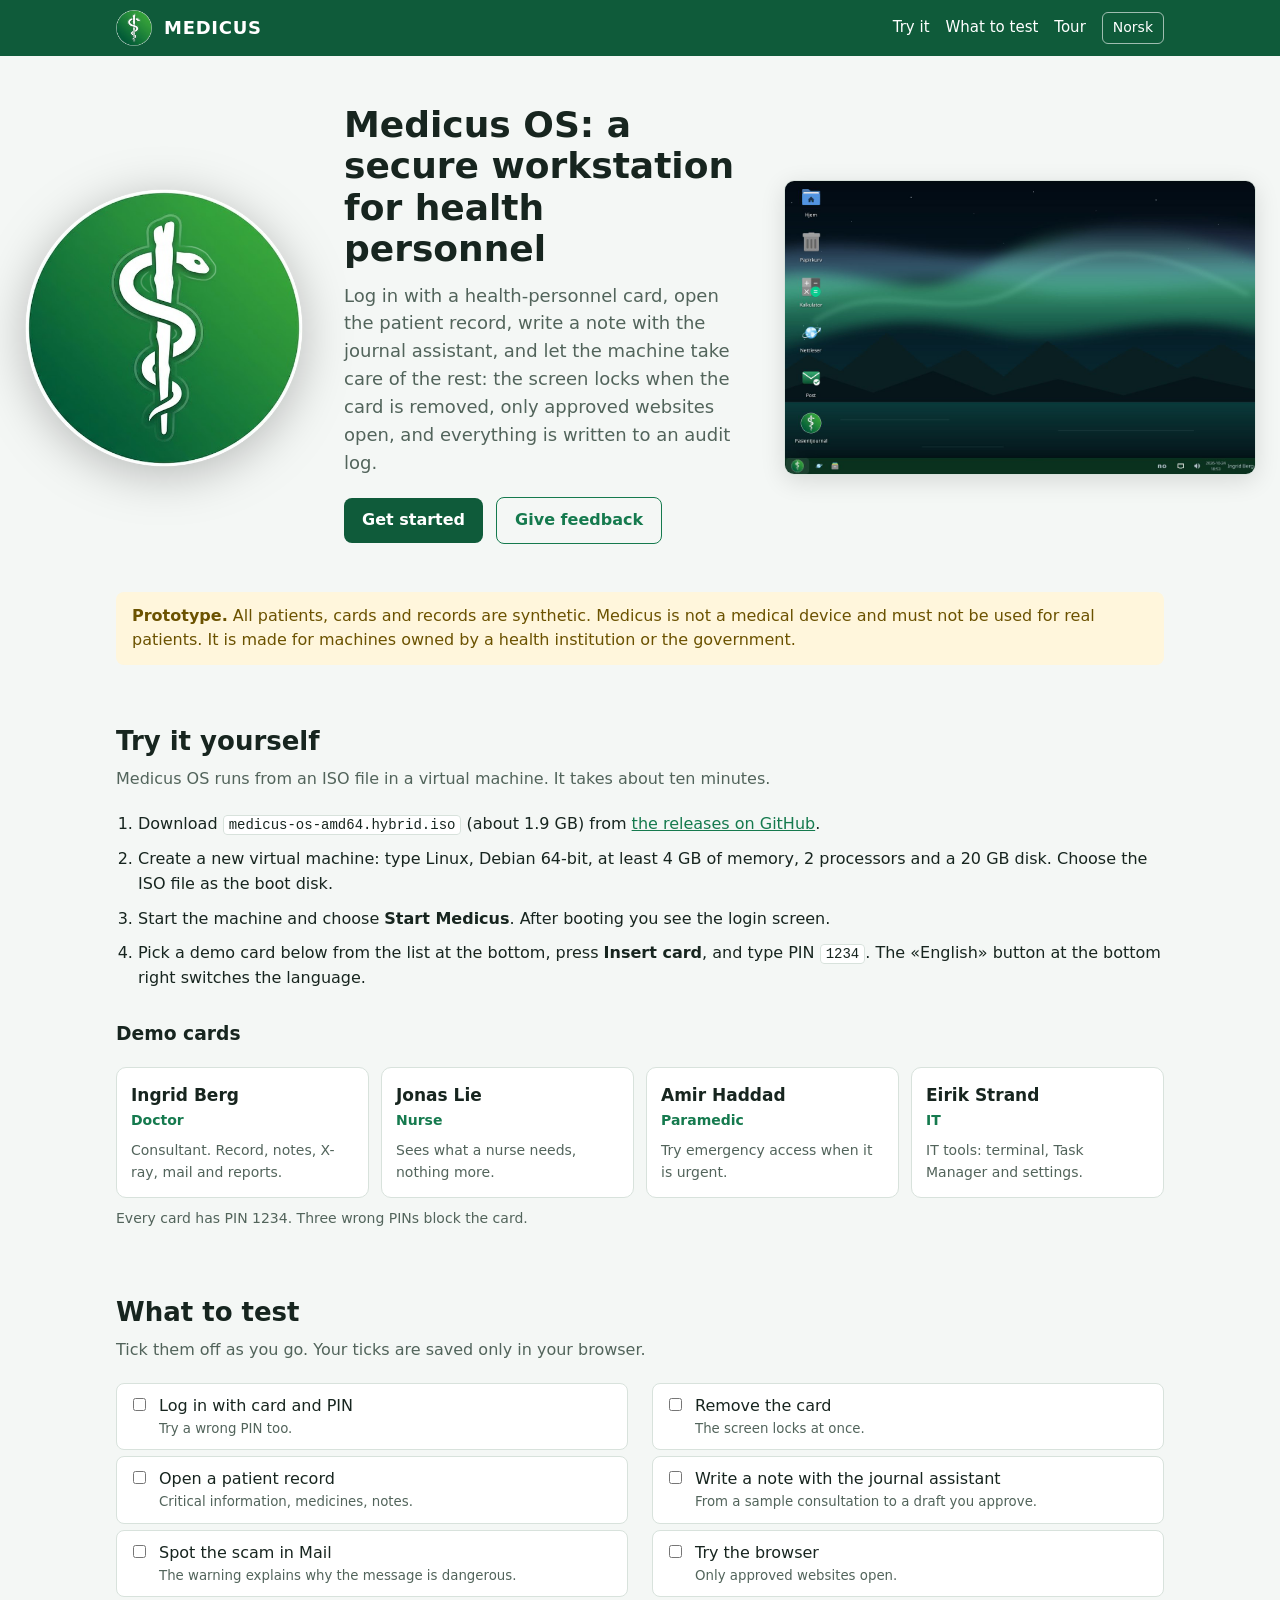
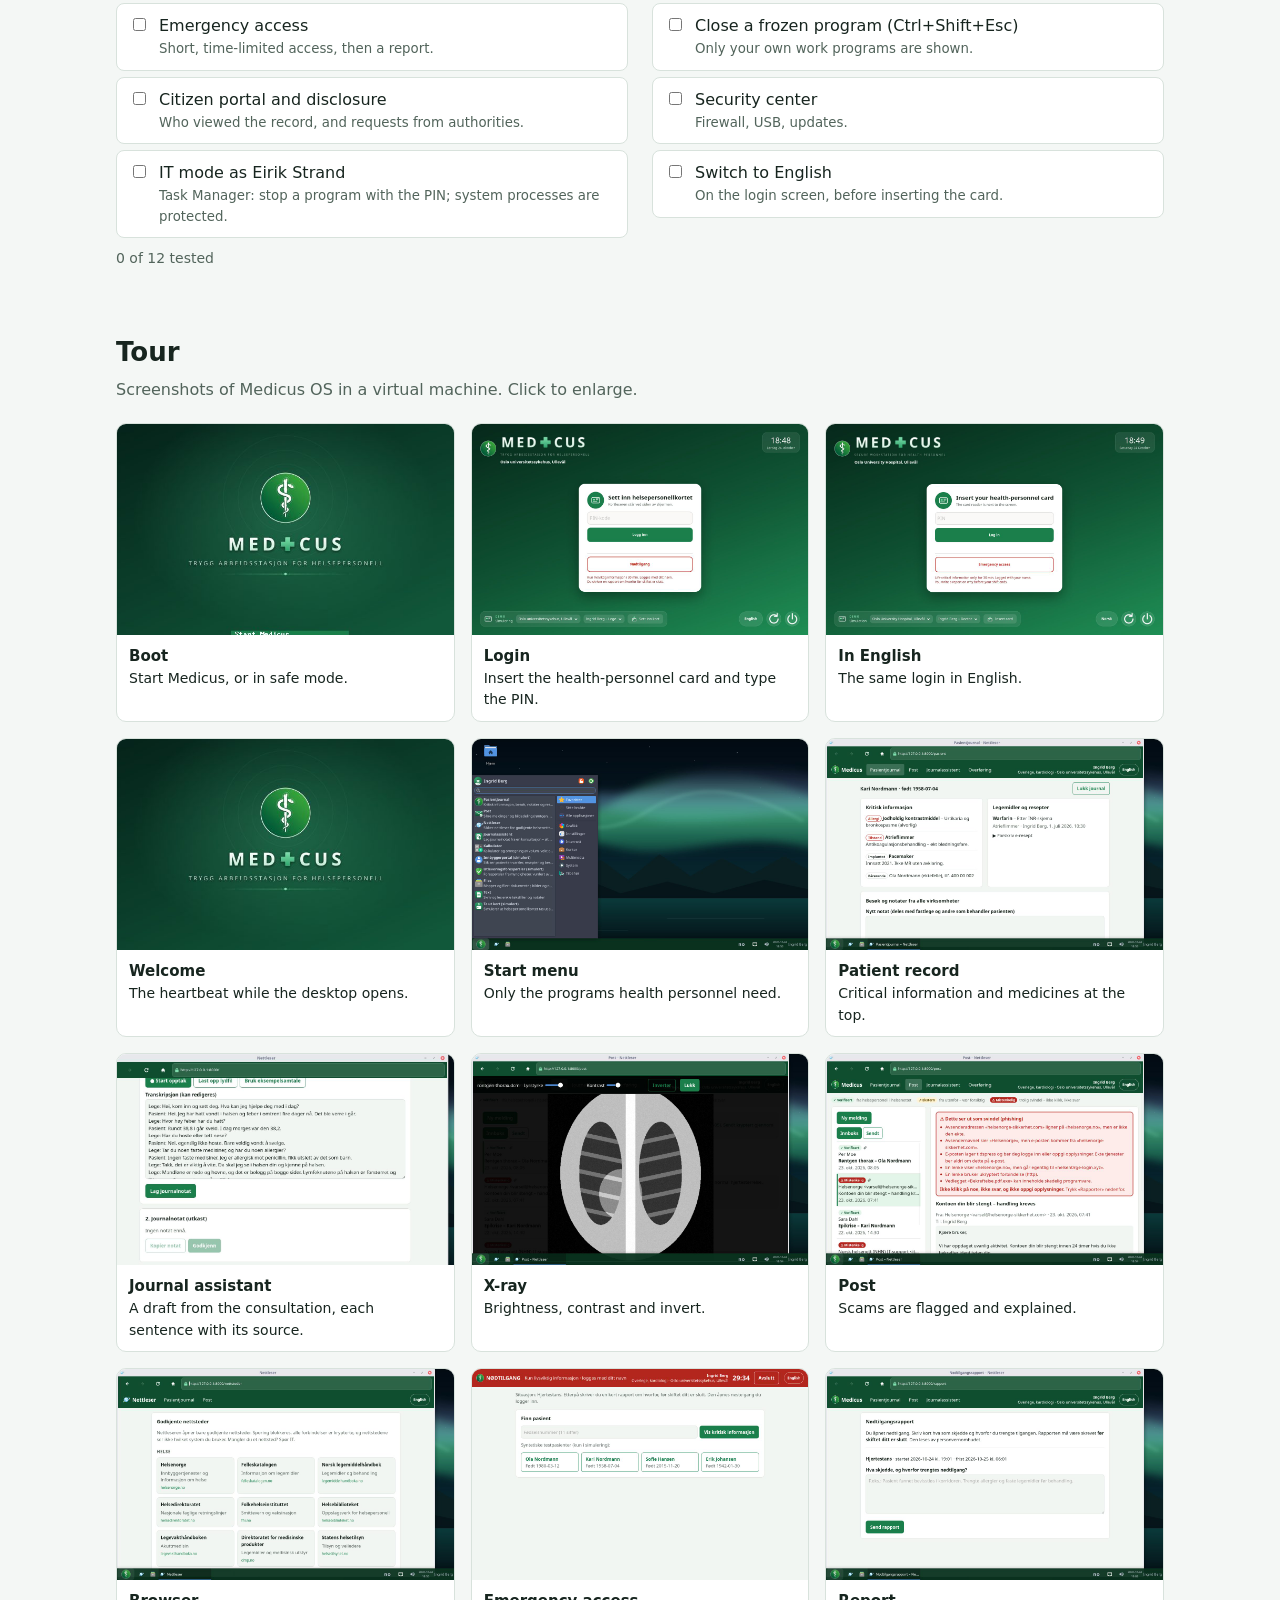
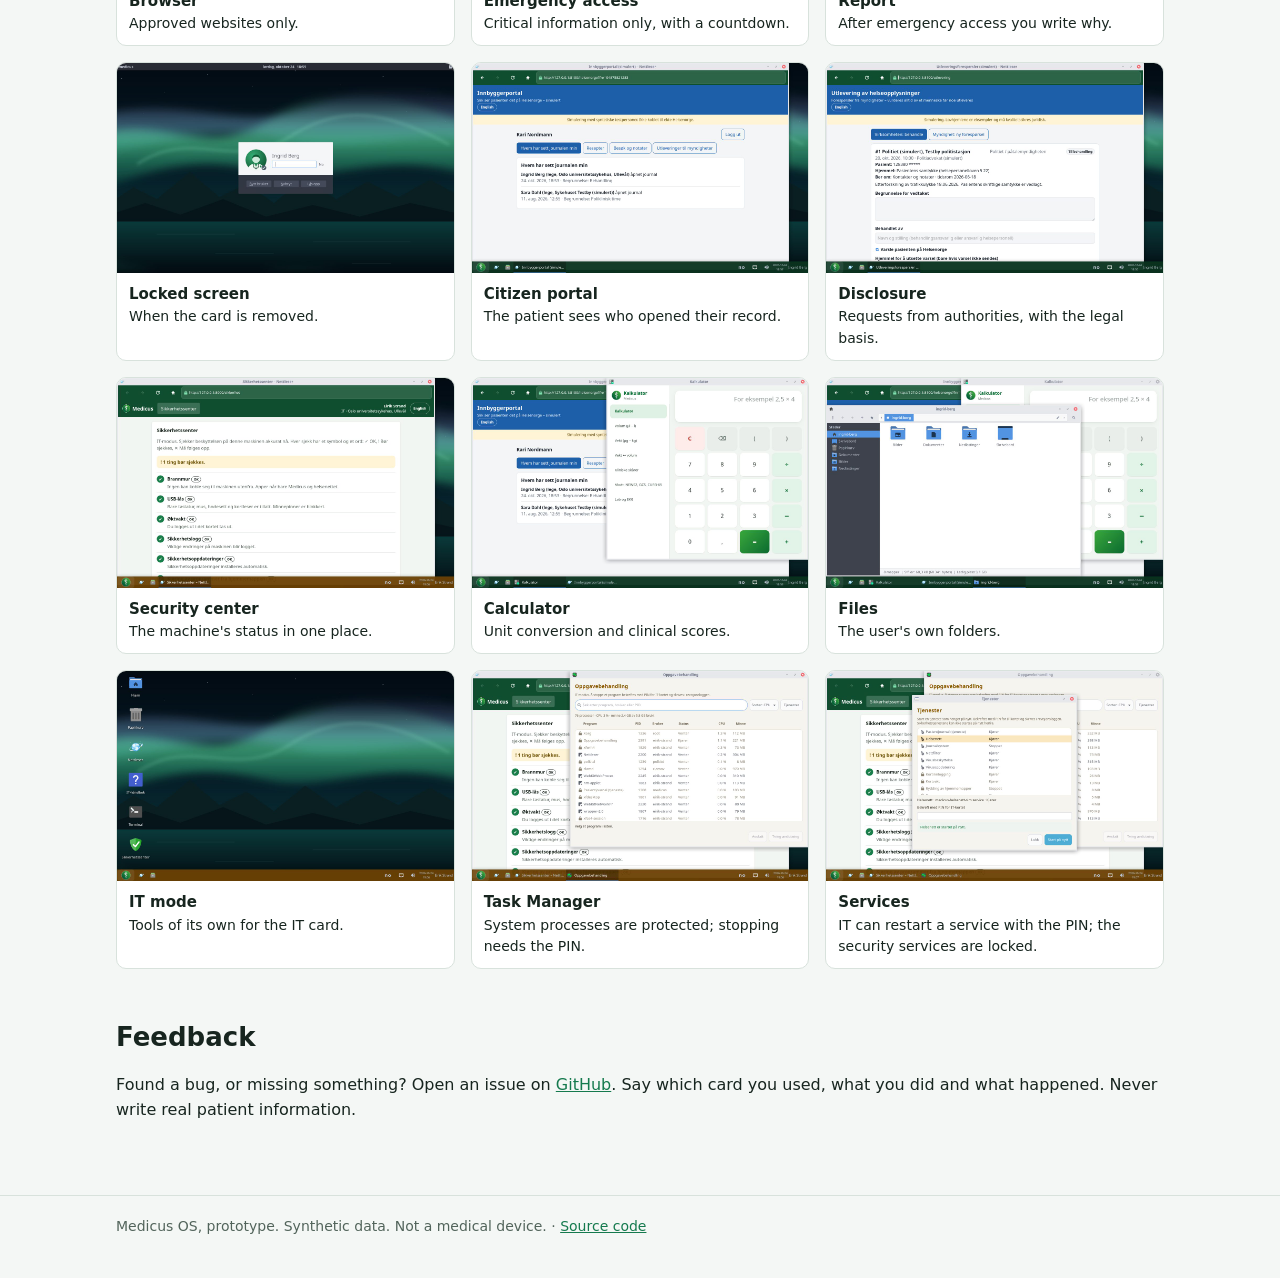
<file: site/index.html>
<!doctype html>
<html lang="nb">
<head>
<meta charset="utf-8">
<meta name="viewport" content="width=device-width, initial-scale=1">
<title>Medicus OS demo</title>
<meta name="description" content="Prøv Medicus OS: en trygg arbeidsstasjon for helsepersonell. Prototype med syntetiske data.">
<link rel="icon" href="logo.svg">
<style>
:root {
  --bg: #f4f7f5; --surface: #ffffff; --text: #17251f; --muted: #52645b; --line: #d8e2dc;
  --brand: #0f5b3a; --brand-2: #157a4e; --on-brand: #ffffff; --warn-bg: #fff6dc; --warn: #6b5200;
}
@media (prefers-color-scheme: dark) {
  :root:not([data-theme="light"]) {
    --bg: #0d1713; --surface: #14211b; --text: #e6efe9; --muted: #a2b5ab; --line: #26372f;
    --brand: #1f8a5a; --brand-2: #2aa36c; --on-brand: #ffffff; --warn-bg: #3a3214; --warn: #f1d98a;
  }
}
:root[data-theme="dark"] {
  --bg: #0d1713; --surface: #14211b; --text: #e6efe9; --muted: #a2b5ab; --line: #26372f;
  --brand: #1f8a5a; --brand-2: #2aa36c; --on-brand: #ffffff; --warn-bg: #3a3214; --warn: #f1d98a;
}
* { box-sizing: border-box; }
html { scroll-behavior: smooth; }
body { margin: 0; background: var(--bg); color: var(--text);
       font: 16px/1.55 system-ui, -apple-system, "Segoe UI", Roboto, "Noto Sans", sans-serif; }
a { color: var(--brand-2); }
.wrap { max-width: 1080px; margin: 0 auto; padding: 0 16px; }
html[lang="en"] .no, html[lang="nb"] .en { display: none !important; }

header.top { background: var(--brand); color: var(--on-brand); }
header.top .wrap { display: flex; align-items: center; gap: 12px; padding-top: 10px; padding-bottom: 10px; }
header.top img { width: 36px; height: 36px; }
header.top strong { font-size: 18px; letter-spacing: .04em; }
header.top nav { margin-left: auto; display: flex; gap: 16px; align-items: center; flex-wrap: wrap; }
header.top nav a { color: var(--on-brand); text-decoration: none; font-size: 15px; }
header.top nav a:hover { text-decoration: underline; }
button.lang { background: transparent; color: var(--on-brand); border: 1px solid rgba(255,255,255,.6);
              border-radius: 6px; padding: 4px 10px; font: inherit; font-size: 14px; cursor: pointer; }

.hero { max-width: 1560px; margin: 0 auto; padding: 48px 24px 40px; display: grid;
        grid-template-columns: minmax(180px, 280px) minmax(300px, 400px) minmax(0, 1fr); gap: 40px; align-items: center; }
.hero img.logo { width: 100%; max-width: 280px; height: auto; display: block; margin: 0 auto;
                 filter: drop-shadow(0 8px 24px rgba(0,0,0,.25)); }
.hero h1 { font-size: 36px; line-height: 1.15; margin: 0 0 12px; }
.hero p { color: var(--muted); font-size: 18px; margin: 0 0 20px; }
.hero img.shot { width: 100%; height: auto; aspect-ratio: 16 / 10; display: block; cursor: zoom-in; border-radius: 10px; border: 1px solid var(--line); box-shadow: 0 6px 24px rgba(0,0,0,.12); }
.btn { display: inline-block; background: var(--brand); color: var(--on-brand); text-decoration: none;
       padding: 10px 18px; border-radius: 8px; font-weight: 600; margin: 0 8px 8px 0; }
.btn.ghost { background: transparent; color: var(--brand-2); border: 1px solid var(--brand-2); }

.notice { background: var(--warn-bg); color: var(--warn); border-radius: 8px; padding: 12px 16px; margin: 0 0 32px; }

section { padding: 24px 0; }
section h2 { font-size: 26px; margin: 0 0 6px; }
section > .wrap > p.lead { color: var(--muted); margin: 0 0 20px; }

ol.steps { padding-left: 22px; }
ol.steps li { margin-bottom: 10px; }
code { background: var(--surface); border: 1px solid var(--line); border-radius: 4px; padding: 1px 5px; font-size: 14px; }

.cards { display: grid; grid-template-columns: repeat(4, 1fr); gap: 12px; }
.card { background: var(--surface); border: 1px solid var(--line); border-radius: 10px; padding: 14px; }
.card h3 { margin: 0 0 2px; font-size: 17px; }
.card .role { color: var(--brand-2); font-weight: 600; font-size: 14px; }
.card p { margin: 8px 0 0; font-size: 14px; color: var(--muted); }

.checks { display: grid; grid-template-columns: 1fr 1fr; gap: 6px 24px; list-style: none; padding: 0; margin: 0; }
.checks label { display: flex; gap: 10px; align-items: flex-start; background: var(--surface);
                border: 1px solid var(--line); border-radius: 8px; padding: 10px 12px; cursor: pointer; }
.checks input { margin-top: 4px; accent-color: var(--brand-2); }
.checks small { display: block; color: var(--muted); }
.progress { color: var(--muted); font-size: 14px; margin-top: 10px; }

.tour { display: grid; grid-template-columns: repeat(3, 1fr); gap: 16px; }
.tour figure { margin: 0; background: var(--surface); border: 1px solid var(--line); border-radius: 10px; overflow: hidden; }
.tour img { display: block; width: 100%; aspect-ratio: 16 / 10; object-fit: cover; object-position: top; cursor: zoom-in; }
.tour figcaption { padding: 10px 12px; font-size: 14px; }
.tour figcaption b { display: block; font-size: 15px; }

dialog.zoom { border: 0; padding: 0; background: transparent; max-width: 96vw; }
dialog.zoom::backdrop { background: rgba(0,0,0,.8); }
dialog.zoom img { max-width: 96vw; max-height: 90vh; display: block; border-radius: 6px; }

footer { border-top: 1px solid var(--line); margin-top: 32px; padding: 20px 0 40px; color: var(--muted); font-size: 14px; }

@media (max-width: 1200px) {
  .hero { grid-template-columns: 200px minmax(0, 1fr); }
  .hero img.shot { grid-column: 1 / -1; }
}
@media (max-width: 860px) {
  .hero { grid-template-columns: 1fr; padding-top: 28px; }
  .hero img.logo { max-width: 140px; }
  .hero h1 { font-size: 28px; }
  .cards { grid-template-columns: 1fr 1fr; }
  .tour { grid-template-columns: 1fr 1fr; }
  .checks { grid-template-columns: 1fr; }
}
@media (max-width: 520px) {
  header.top nav a.hide-s { display: none; }
  .cards, .tour { grid-template-columns: 1fr; }
}
</style>
</head>
<body>
<header class="top">
  <div class="wrap">
    <img src="logo.svg" alt="">
    <strong>MEDICUS</strong>
    <nav>
      <a class="hide-s" href="#try"><span class="no">Prøv</span><span class="en">Try it</span></a>
      <a class="hide-s" href="#checklist"><span class="no">Hva du kan teste</span><span class="en">What to test</span></a>
      <a class="hide-s" href="#tour"><span class="no">Omvisning</span><span class="en">Tour</span></a>
      <button class="lang" id="lang" type="button">English</button>
    </nav>
  </div>
</header>

<main>
  <div class="hero">
    <img class="logo" src="logo.svg" alt="Medicus">
    <div>
      <h1>
        <span class="no">Medicus OS: en trygg arbeidsstasjon for helsepersonell</span>
        <span class="en">Medicus OS: a secure workstation for health personnel</span>
      </h1>
      <p>
        <span class="no">Logg inn med helsepersonellkort, åpne pasientjournalen, skriv notat med journalassistenten,
          og la maskinen passe på resten: låst skjerm når kortet tas ut, bare godkjente nettsteder,
          og revisjonslogg for alt som skjer.</span>
        <span class="en">Log in with a health-personnel card, open the patient record, write a note with the journal
          assistant, and let the machine take care of the rest: the screen locks when the card is removed, only approved
          websites open, and everything is written to an audit log.</span>
      </p>
      <a class="btn" href="#try"><span class="no">Kom i gang</span><span class="en">Get started</span></a>
      <a class="btn ghost" href="https://github.com/MusaMiyamoto/Medicus/issues/new" rel="noopener">
        <span class="no">Gi tilbakemelding</span><span class="en">Give feedback</span></a>
    </div>
    <img class="shot" src="img/desktop.jpg" alt="Medicus OS desktop" width="1280" height="800">
  </div>

<div class="wrap">
  <p class="notice">
    <span class="no"><b>Prototype.</b> Alle pasienter, kort og journaler er syntetiske. Medicus er ikke et medisinsk
      utstyr og skal ikke brukes på ekte pasienter. Det er laget for maskiner som eies av en helseinstitusjon eller det offentlige.</span>
    <span class="en"><b>Prototype.</b> All patients, cards and records are synthetic. Medicus is not a medical device and
      must not be used for real patients. It is made for machines owned by a health institution or the government.</span>
  </p>
</div>

<section id="try">
  <div class="wrap">
    <h2><span class="no">Prøv det selv</span><span class="en">Try it yourself</span></h2>
    <p class="lead">
      <span class="no">Medicus OS starter fra en ISO-fil i en virtuell maskin. Det tar rundt ti minutter.</span>
      <span class="en">Medicus OS runs from an ISO file in a virtual machine. It takes about ten minutes.</span>
    </p>
    <ol class="steps">
      <li>
        <span class="no">Last ned <code>medicus-os-amd64.hybrid.iso</code> (omtrent 1,9 GB) fra
          <a href="https://github.com/MusaMiyamoto/Medicus/releases" rel="noopener">utgivelsene på GitHub</a>.</span>
        <span class="en">Download <code>medicus-os-amd64.hybrid.iso</code> (about 1.9 GB) from
          <a href="https://github.com/MusaMiyamoto/Medicus/releases" rel="noopener">the releases on GitHub</a>.</span>
      </li>
      <li>
        <span class="no">Lag en ny virtuell maskin: type Linux, Debian 64-bit, minst 4 GB minne, 2 prosessorer og 20 GB disk.
          Velg ISO-filen som startdisk.</span>
        <span class="en">Create a new virtual machine: type Linux, Debian 64-bit, at least 4 GB of memory, 2 processors and a
          20 GB disk. Choose the ISO file as the boot disk.</span>
      </li>
      <li>
        <span class="no">Start maskinen og velg <b>Start Medicus</b>. Etter oppstart ser du innloggingen.</span>
        <span class="en">Start the machine and choose <b>Start Medicus</b>. After booting you see the login screen.</span>
      </li>
      <li>
        <span class="no">Velg et demokort nedenfor i listen nederst, trykk <b>Sett inn kort</b>, og skriv PIN <code>1234</code>.
          Knappen «English» nederst til høyre bytter språk.</span>
        <span class="en">Pick a demo card below from the list at the bottom, press <b>Insert card</b>, and type PIN <code>1234</code>.
          The «English» button at the bottom right switches the language.</span>
      </li>
    </ol>

    <h3 style="margin-top:28px"><span class="no">Demokort</span><span class="en">Demo cards</span></h3>
    <div class="cards">
      <div class="card"><h3>Ingrid Berg</h3><div class="role"><span class="no">Lege</span><span class="en">Doctor</span></div>
        <p><span class="no">Overlege. Journal, notater, røntgen, post og rapporter.</span>
           <span class="en">Consultant. Record, notes, X-ray, mail and reports.</span></p></div>
      <div class="card"><h3>Jonas Lie</h3><div class="role"><span class="no">Sykepleier</span><span class="en">Nurse</span></div>
        <p><span class="no">Ser det en sykepleier trenger, ikke mer.</span>
           <span class="en">Sees what a nurse needs, nothing more.</span></p></div>
      <div class="card"><h3>Amir Haddad</h3><div class="role"><span class="no">Ambulansearbeider</span><span class="en">Paramedic</span></div>
        <p><span class="no">Prøv nødtilgang når det haster.</span>
           <span class="en">Try emergency access when it is urgent.</span></p></div>
      <div class="card"><h3>Eirik Strand</h3><div class="role">IT</div>
        <p><span class="no">IT-verktøy: terminal, oppgavebehandling og innstillinger.</span>
           <span class="en">IT tools: terminal, Task Manager and settings.</span></p></div>
    </div>
    <p class="progress"><span class="no">Alle kort har PIN 1234. Tre feil PIN sperrer kortet.</span>
      <span class="en">Every card has PIN 1234. Three wrong PINs block the card.</span></p>
  </div>
</section>

<section id="checklist">
  <div class="wrap">
    <h2><span class="no">Hva du kan teste</span><span class="en">What to test</span></h2>
    <p class="lead"><span class="no">Kryss av mens du går. Avkrysningene lagres bare i din nettleser.</span>
      <span class="en">Tick them off as you go. Your ticks are saved only in your browser.</span></p>
    <ul class="checks" id="checks">
      <li><label><input type="checkbox" data-k="login">
        <span><span class="no">Logg inn med kort og PIN</span><span class="en">Log in with card and PIN</span>
        <small><span class="no">Prøv også feil PIN.</span><span class="en">Try a wrong PIN too.</span></small></span></label></li>
      <li><label><input type="checkbox" data-k="lock">
        <span><span class="no">Ta ut kortet</span><span class="en">Remove the card</span>
        <small><span class="no">Skjermen låses med en gang.</span><span class="en">The screen locks at once.</span></small></span></label></li>
      <li><label><input type="checkbox" data-k="record">
        <span><span class="no">Åpne en pasientjournal</span><span class="en">Open a patient record</span>
        <small><span class="no">Kritisk informasjon, legemidler, notater.</span><span class="en">Critical information, medicines, notes.</span></small></span></label></li>
      <li><label><input type="checkbox" data-k="assistant">
        <span><span class="no">Skriv notat med journalassistenten</span><span class="en">Write a note with the journal assistant</span>
        <small><span class="no">Fra en eksempelkonsultasjon til et utkast du godkjenner.</span><span class="en">From a sample consultation to a draft you approve.</span></small></span></label></li>
      <li><label><input type="checkbox" data-k="post">
        <span><span class="no">Finn svindelen i Post</span><span class="en">Spot the scam in Mail</span>
        <small><span class="no">Varselet forklarer hvorfor meldingen er farlig.</span><span class="en">The warning explains why the message is dangerous.</span></small></span></label></li>
      <li><label><input type="checkbox" data-k="browser">
        <span><span class="no">Prøv nettleseren</span><span class="en">Try the browser</span>
        <small><span class="no">Bare godkjente nettsteder åpnes.</span><span class="en">Only approved websites open.</span></small></span></label></li>
      <li><label><input type="checkbox" data-k="emergency">
        <span><span class="no">Nødtilgang</span><span class="en">Emergency access</span>
        <small><span class="no">Kort tidsbegrenset tilgang, og en rapport etterpå.</span><span class="en">Short, time-limited access, then a report.</span></small></span></label></li>
      <li><label><input type="checkbox" data-k="frozen">
        <span><span class="no">Lukk program som henger (Ctrl+Shift+Esc)</span><span class="en">Close a frozen program (Ctrl+Shift+Esc)</span>
        <small><span class="no">Bare dine egne arbeidsprogrammer vises.</span><span class="en">Only your own work programs are shown.</span></small></span></label></li>
      <li><label><input type="checkbox" data-k="citizen">
        <span><span class="no">Innbyggerportal og utlevering</span><span class="en">Citizen portal and disclosure</span>
        <small><span class="no">Hvem har sett journalen, og forespørsler fra myndigheter.</span><span class="en">Who viewed the record, and requests from authorities.</span></small></span></label></li>
      <li><label><input type="checkbox" data-k="security">
        <span><span class="no">Sikkerhetssenteret</span><span class="en">Security center</span>
        <small><span class="no">Brannmur, USB, oppdateringer.</span><span class="en">Firewall, USB, updates.</span></small></span></label></li>
      <li><label><input type="checkbox" data-k="it">
        <span><span class="no">IT-modus med Eirik Strand</span><span class="en">IT mode as Eirik Strand</span>
        <small><span class="no">Oppgavebehandling: stopp et program med PIN; systemprosesser er beskyttet.</span>
          <span class="en">Task Manager: stop a program with the PIN; system processes are protected.</span></small></span></label></li>
      <li><label><input type="checkbox" data-k="english">
        <span><span class="no">Bytt til engelsk</span><span class="en">Switch to English</span>
        <small><span class="no">På innloggingen, før du setter inn kortet.</span><span class="en">On the login screen, before inserting the card.</span></small></span></label></li>
    </ul>
    <p class="progress" id="progress"></p>
  </div>
</section>

<section id="tour">
  <div class="wrap">
    <h2><span class="no">Omvisning</span><span class="en">Tour</span></h2>
    <p class="lead"><span class="no">Skjermbilder fra Medicus OS i en virtuell maskin. Klikk for større bilde.</span>
      <span class="en">Screenshots of Medicus OS in a virtual machine. Click to enlarge.</span></p>
    <div class="tour" id="gallery">
      <figure><img loading="lazy" src="img/boot.jpg" alt="">
        <figcaption><b><span class="no">Oppstart</span><span class="en">Boot</span></b>
        <span class="no">Start Medicus, eller i sikker modus.</span><span class="en">Start Medicus, or in safe mode.</span></figcaption></figure>
      <figure><img loading="lazy" src="img/login.jpg" alt="">
        <figcaption><b><span class="no">Innlogging</span><span class="en">Login</span></b>
        <span class="no">Sett inn helsepersonellkortet og skriv PIN.</span><span class="en">Insert the health-personnel card and type the PIN.</span></figcaption></figure>
      <figure><img loading="lazy" src="img/login-en.jpg" alt="">
        <figcaption><b><span class="no">På engelsk</span><span class="en">In English</span></b>
        <span class="no">Samme innlogging på engelsk.</span><span class="en">The same login in English.</span></figcaption></figure>
      <figure><img loading="lazy" src="img/heartbeat.jpg" alt="">
        <figcaption><b><span class="no">Velkommen</span><span class="en">Welcome</span></b>
        <span class="no">Hjerteslaget mens skrivebordet åpnes.</span><span class="en">The heartbeat while the desktop opens.</span></figcaption></figure>
      <figure><img loading="lazy" src="img/start.jpg" alt="">
        <figcaption><b><span class="no">Startmenyen</span><span class="en">Start menu</span></b>
        <span class="no">Bare programmene helsepersonell trenger.</span><span class="en">Only the programs health personnel need.</span></figcaption></figure>
      <figure><img loading="lazy" src="img/record.jpg" alt="">
        <figcaption><b><span class="no">Pasientjournal</span><span class="en">Patient record</span></b>
        <span class="no">Kritisk informasjon og legemidler øverst.</span><span class="en">Critical information and medicines at the top.</span></figcaption></figure>
      <figure><img loading="lazy" src="img/journal.jpg" alt="">
        <figcaption><b><span class="no">Journalassistent</span><span class="en">Journal assistant</span></b>
        <span class="no">Utkast fra konsultasjonen, hver setning med kilde.</span><span class="en">A draft from the consultation, each sentence with its source.</span></figcaption></figure>
      <figure><img loading="lazy" src="img/xray.jpg" alt="">
        <figcaption><b><span class="no">Røntgen</span><span class="en">X-ray</span></b>
        <span class="no">Lysstyrke, kontrast og invertering.</span><span class="en">Brightness, contrast and invert.</span></figcaption></figure>
      <figure><img loading="lazy" src="img/post.jpg" alt="">
        <figcaption><b>Post</b>
        <span class="no">Svindel blir merket og forklart.</span><span class="en">Scams are flagged and explained.</span></figcaption></figure>
      <figure><img loading="lazy" src="img/browser.jpg" alt="">
        <figcaption><b><span class="no">Nettleser</span><span class="en">Browser</span></b>
        <span class="no">Bare godkjente nettsteder.</span><span class="en">Approved websites only.</span></figcaption></figure>
      <figure><img loading="lazy" src="img/emergency.jpg" alt="">
        <figcaption><b><span class="no">Nødtilgang</span><span class="en">Emergency access</span></b>
        <span class="no">Kun kritisk informasjon, med nedtelling.</span><span class="en">Critical information only, with a countdown.</span></figcaption></figure>
      <figure><img loading="lazy" src="img/report.jpg" alt="">
        <figcaption><b><span class="no">Rapport</span><span class="en">Report</span></b>
        <span class="no">Etter nødtilgang skriver du hvorfor.</span><span class="en">After emergency access you write why.</span></figcaption></figure>
      <figure><img loading="lazy" src="img/lock.jpg" alt="">
        <figcaption><b><span class="no">Låst skjerm</span><span class="en">Locked screen</span></b>
        <span class="no">Når kortet tas ut.</span><span class="en">When the card is removed.</span></figcaption></figure>
      <figure><img loading="lazy" src="img/citizen.jpg" alt="">
        <figcaption><b><span class="no">Innbyggerportal</span><span class="en">Citizen portal</span></b>
        <span class="no">Pasienten ser hvem som har åpnet journalen.</span><span class="en">The patient sees who opened their record.</span></figcaption></figure>
      <figure><img loading="lazy" src="img/disclosure.jpg" alt="">
        <figcaption><b><span class="no">Utlevering</span><span class="en">Disclosure</span></b>
        <span class="no">Forespørsler fra myndigheter, med hjemmel.</span><span class="en">Requests from authorities, with the legal basis.</span></figcaption></figure>
      <figure><img loading="lazy" src="img/security.jpg" alt="">
        <figcaption><b><span class="no">Sikkerhetssenter</span><span class="en">Security center</span></b>
        <span class="no">Status for maskinen på ett sted.</span><span class="en">The machine's status in one place.</span></figcaption></figure>
      <figure><img loading="lazy" src="img/calculator.jpg" alt="">
        <figcaption><b><span class="no">Kalkulator</span><span class="en">Calculator</span></b>
        <span class="no">Omregning av mengder og kliniske skårer.</span><span class="en">Unit conversion and clinical scores.</span></figcaption></figure>
      <figure><img loading="lazy" src="img/files.jpg" alt="">
        <figcaption><b><span class="no">Filer</span><span class="en">Files</span></b>
        <span class="no">Brukerens egne mapper.</span><span class="en">The user's own folders.</span></figcaption></figure>
      <figure><img loading="lazy" src="img/it-desktop.jpg" alt="">
        <figcaption><b><span class="no">IT-modus</span><span class="en">IT mode</span></b>
        <span class="no">Egne verktøy for IT-kortet.</span><span class="en">Tools of its own for the IT card.</span></figcaption></figure>
      <figure><img loading="lazy" src="img/task-manager.jpg" alt="">
        <figcaption><b><span class="no">Oppgavebehandling</span><span class="en">Task Manager</span></b>
        <span class="no">Systemprosesser er beskyttet; stopp krever PIN.</span><span class="en">System processes are protected; stopping needs the PIN.</span></figcaption></figure>
      <figure><img loading="lazy" src="img/services.jpg" alt="">
        <figcaption><b><span class="no">Tjenester</span><span class="en">Services</span></b>
        <span class="no">IT kan starte en tjeneste på nytt med PIN; sikkerhetstjenestene er låst.</span><span class="en">IT can restart a service with the PIN; the security services are locked.</span></figcaption></figure>
    </div>
  </div>
</section>

<section id="feedback">
  <div class="wrap">
    <h2><span class="no">Tilbakemelding</span><span class="en">Feedback</span></h2>
    <p>
      <span class="no">Fant du en feil, eller savner du noe? Skriv en sak på
        <a href="https://github.com/MusaMiyamoto/Medicus/issues/new" rel="noopener">GitHub</a>. Si hvilket kort du brukte,
        hva du gjorde, og hva som skjedde. Ikke skriv ekte pasientopplysninger.</span>
      <span class="en">Found a bug, or missing something? Open an issue on
        <a href="https://github.com/MusaMiyamoto/Medicus/issues/new" rel="noopener">GitHub</a>. Say which card you used,
        what you did and what happened. Never write real patient information.</span>
    </p>
  </div>
</section>
</main>

<footer>
  <div class="wrap">
    <span class="no">Medicus OS, prototype. Syntetiske data. Ikke medisinsk utstyr.</span>
    <span class="en">Medicus OS, prototype. Synthetic data. Not a medical device.</span>
    · <a href="https://github.com/MusaMiyamoto/Medicus" rel="noopener"><span class="no">Kildekode</span><span class="en">Source code</span></a>
  </div>
</footer>

<dialog class="zoom" id="zoom"><img alt=""></dialog>

<script>
(function () {
  function get(k) { try { return localStorage.getItem(k); } catch (e) { return null; } }
  function set(k, v) { try { localStorage.setItem(k, v); } catch (e) {} }

  var html = document.documentElement, btn = document.getElementById("lang");
  function lang(l) {
    html.lang = l;
    btn.textContent = l === "en" ? "Norsk" : "English";
    set("medicus-lang", l);
    count();
  }
  btn.addEventListener("click", function () { lang(html.lang === "en" ? "nb" : "en"); });

  var boxes = document.querySelectorAll("#checks input"), progress = document.getElementById("progress");
  function count() {
    var done = 0;
    boxes.forEach(function (b) { if (b.checked) done++; });
    progress.textContent = html.lang === "en" ? done + " of " + boxes.length + " tested"
                                              : done + " av " + boxes.length + " testet";
  }
  boxes.forEach(function (b) {
    b.checked = get("medicus-check-" + b.dataset.k) === "1";
    b.addEventListener("change", function () { set("medicus-check-" + b.dataset.k, b.checked ? "1" : "0"); count(); });
  });

  var zoom = document.getElementById("zoom");
  function enlarge(e) {
    if (e.target.tagName !== "IMG" || !zoom.showModal) return;
    zoom.querySelector("img").src = e.target.src;
    zoom.showModal();
  }
  document.getElementById("gallery").addEventListener("click", enlarge);
  document.querySelector(".hero img.shot").addEventListener("click", enlarge);
  zoom.addEventListener("click", function () { zoom.close(); });

  var saved = get("medicus-lang");
  lang(saved || (/^en/i.test(navigator.language || "") ? "en" : "nb"));
})();
</script>
</body>
</html>
</file>
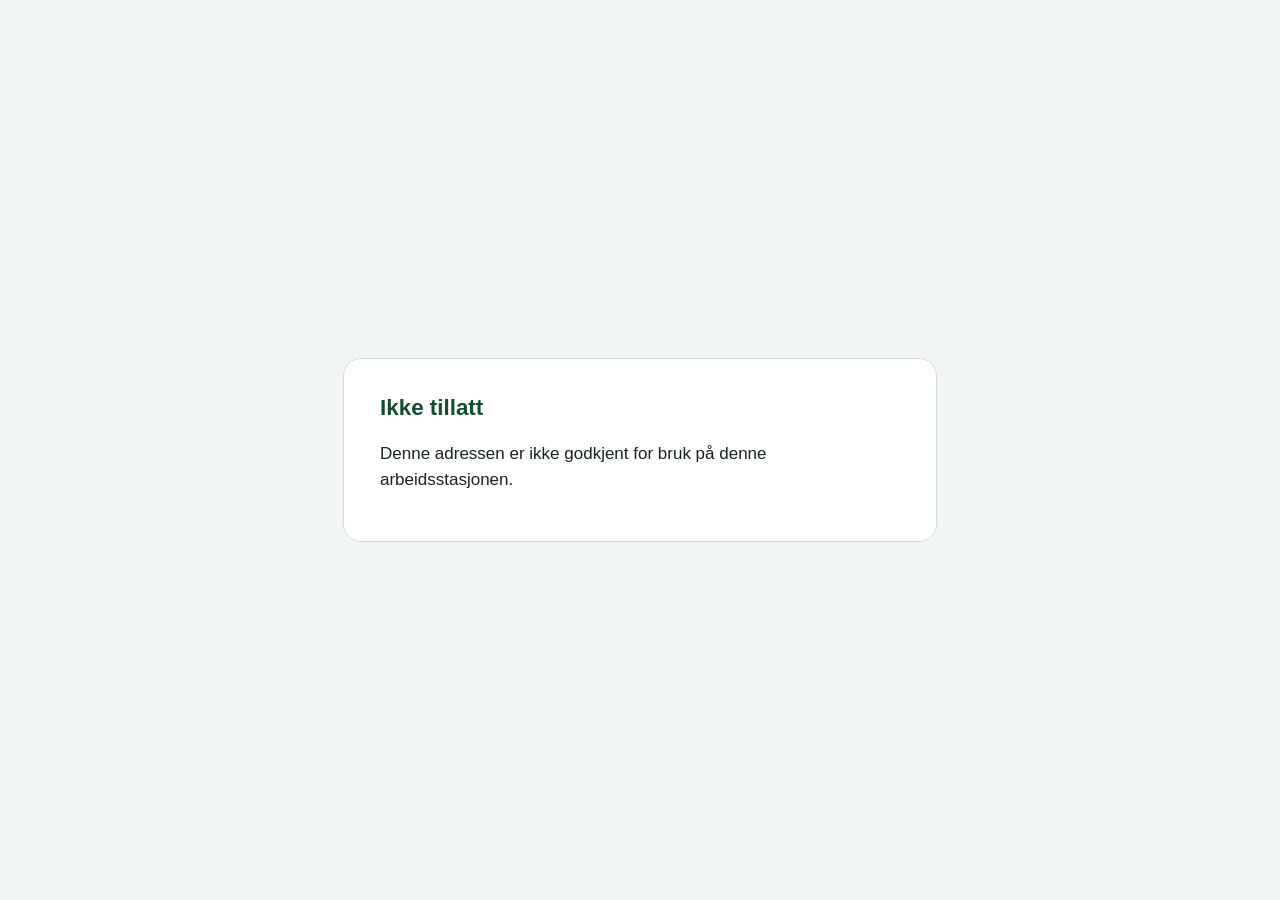
<file: os/config/includes.chroot/usr/share/medicus/nettfilter-stoppet.html>
<!doctype html>
<html lang="nb">
<head>
  <meta charset="utf-8">
  <meta name="referrer" content="no-referrer">
  <title>Ikke tillatt</title>
  <style>
    body { margin: 0; min-height: 100vh; display: grid; place-items: center; background: #f2f6f3;
           font: 17px/1.5 sans-serif; color: #17241c; }
    .card { max-width: 520px; background: #fff; border: 1px solid #d2ddd5; border-radius: 18px; padding: 32px 36px; }
    h1 { margin: 0 0 8px; font-size: 1.4rem; color: #0f4f2f; }
  </style>
</head>
<body>
  <div class="card">
    <h1>Ikke tillatt</h1>
    <p>Denne adressen er ikke godkjent for bruk på denne arbeidsstasjonen.</p>
  </div>
</body>
</html>
</file>
